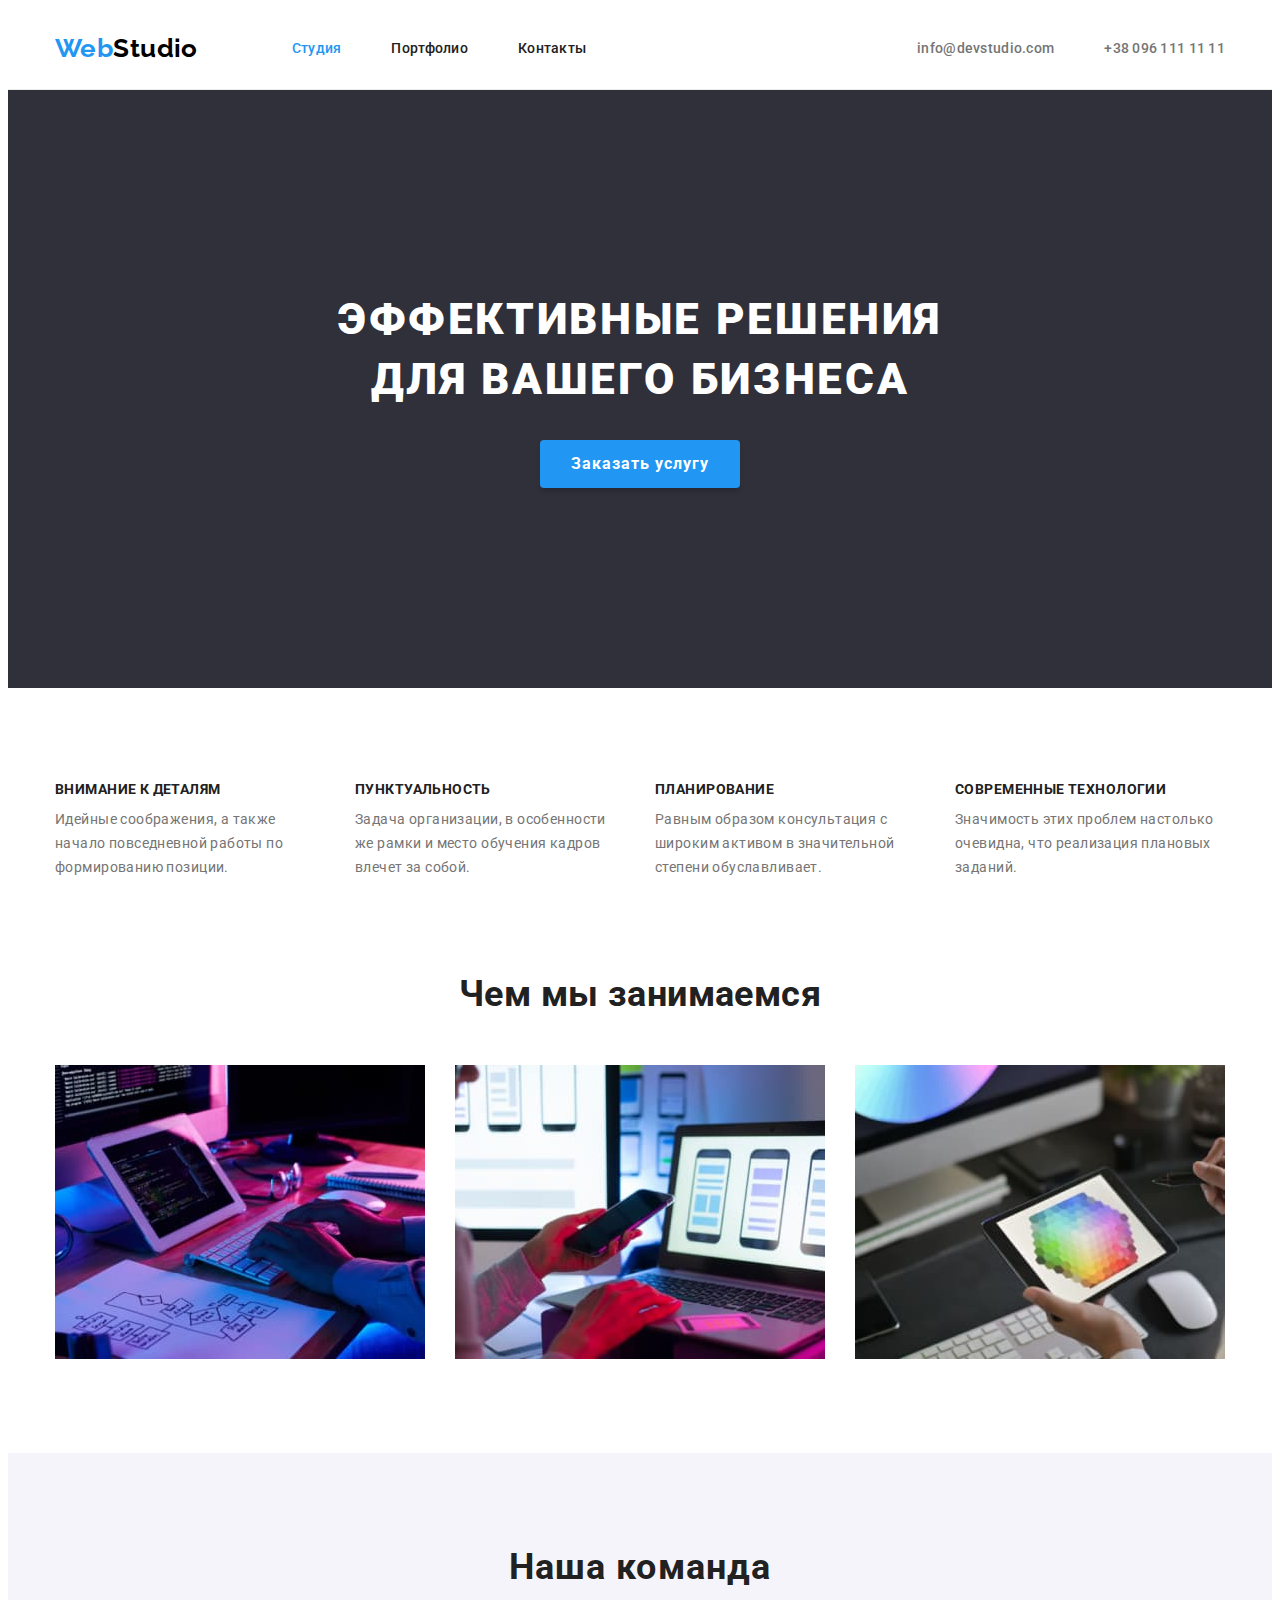
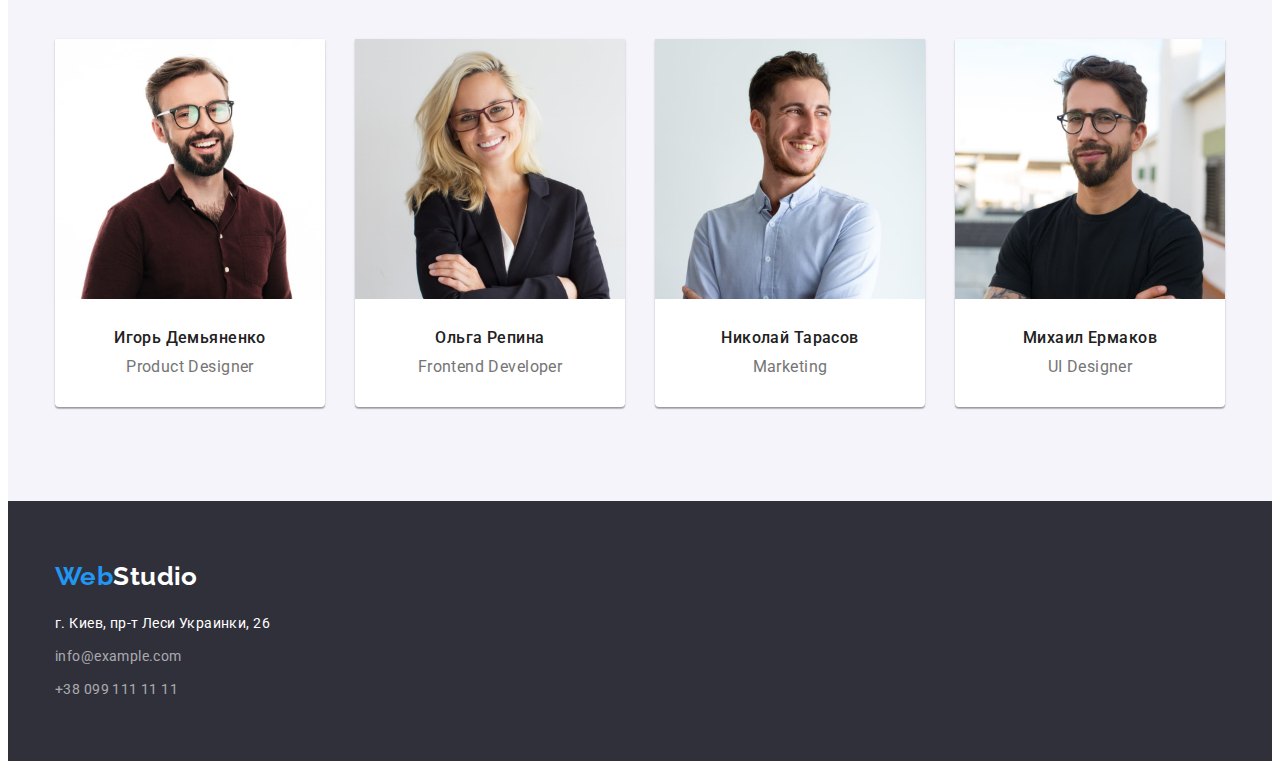
<file: index.html>
<!DOCTYPE html>
<html lang="ru">
  <head>
    <meta charset="UTF-8" />
    <meta http-equiv="X-UA-Compatible" content="IE=edge" />
    <meta name="viewport" content="width=device-width, initial-scale=1.0" />
    <title>WebStudio</title>
    <link rel="preconnect" href="https://fonts.googleapis.com" />
    <link rel="preconnect" href="https://fonts.gstatic.com" crossorigin />
    <link
      href="https://fonts.googleapis.com/css2?family=Raleway:wght@700&family=Roboto:wght@400;500;700;900&display=swap"
      rel="stylesheet"
    />
    <link
      rel="stylesheet"
      href="https://cdnjs.cloudflare.com/ajax/libs/modern-normalize/1.1.0/modern-normalize.min.css"
      integrity="sha512-wpPYUAdjBVSE4KJnH1VR1HeZfpl1ub8YT/NKx4PuQ5NmX2tKuGu6U/JRp5y+Y8XG2tV+wKQpNHVUX03MfMFn9Q=="
      crossorigin="anonymous"
      referrerpolicy="no-referrer"
    />
    <link rel="stylesheet" href="./css/styles.css" />
  </head>
  <body>
    <!--Шапка-->
    <header class="header">
      <div class="container">
        <nav class="header-nav">
          <a href="./index.html" class="header-logo logo link"
            ><span class="web">Web</span>Studio</a
          >

          <ul class="header-nav-list list">
            <li class="header-nav-item">
              <a class="header-nav-link link current" href="./index.html">Студия</a>
            </li>
            <li class="header-nav-item">
              <a class="header-nav-link link" href="./portfolio.html">Портфолио</a>
            </li>
            <li class="header-nav-item"><a class="header-nav-link link" href="">Контакты</a></li>
          </ul>
        </nav>

        <ul class="header-contacts-list list">
          <li class="header-contacts-item">
            <a class="header-contacts-link link" href="mailto:info@devstudio.com"
              >info@devstudio.com</a
            >
          </li>
          <li class="header-contacts-item">
            <a class="header-contacts-link link" href="tel:+380961111111">+38 096 111 11 11</a>
          </li>
        </ul>
      </div>
    </header>

    <main>
      <!--Герой-->
      <section class="hero section">
        <div class="container">
          <h1 class="hero-title">Эффективные решения для вашего бизнеса</h1>
          <button type="button" class="hero-button">Заказать услугу</button>
        </div>
      </section>

      <!--О нас-->
      <section class="about section">
        <div class="container">
          <h2 class="about-top-title">О нас</h2>
          <ul class="about-list list">
            <li class="about-item">
              <h3 class="about-title">Внимание к деталям</h3>
              <p class="about-text">
                Идейные соображения, а также начало повседневной работы по формированию позиции.
              </p>
            </li>
            <li class="about-item">
              <h3 class="about-title">Пунктуальность</h3>
              <p class="about-text">
                Задача организации, в особенности же рамки и место обучения кадров влечет за собой.
              </p>
            </li>
            <li class="about-item">
              <h3 class="about-title">Планирование</h3>
              <p class="about-text">
                Равным образом консультация с широким активом в значительной степени обуславливает.
              </p>
            </li>
            <li class="about-item">
              <h3 class="about-title">Современные технологии</h3>
              <p class="about-text">
                Значимость этих проблем настолько очевидна, что реализация плановых заданий.
              </p>
            </li>
          </ul>
        </div>
      </section>

      <!--Чем занимаемся-->
      <section class="work section">
        <div class="container">
          <h2 class="work-top-title">Чем мы занимаемся</h2>

          <ul class="work-list list">
            <li class="work-item">
              <img
                class="work-img"
                src="./images/studio/img1.jpg"
                alt="Написание кода"
                width="370"
              />
            </li>
            <li class="work-item">
              <img
                class="work-img"
                src="./images/studio/img2.jpg"
                alt="Дизайн мобильного приложения"
                width="370"
              />
            </li>
            <li class="work-item">
              <img
                class="work-img"
                src="./images/studio/img3.jpg"
                alt="Палитра цветов"
                width="370"
              />
            </li>
          </ul>
        </div>
      </section>

      <!--Наша команда-->
      <section class="team section">
        <div class="container">
          <h2 class="team-top-title">Наша команда</h2>
          <ul class="team-list list">
            <li class="team-item">
              <img class="team-img" src="./images/studio/img-igor.jpg" alt="Фото" width="270" />
              <div class="team-box">
                <h3 class="team-title">Игорь Демьяненко</h3>
                <p class="team-text">Product Designer</p>
              </div>
            </li>
            <li class="team-item">
              <img class="team-img" src="./images/studio/img-olga.jpg" alt="Фото" width="270" />
              <div class="team-box">
                <h3 class="team-title">Ольга Репина</h3>
                <p class="team-text">Frontend Developer</p>
              </div>
            </li>
            <li class="team-item">
              <img class="team-img" src="./images/studio/img-nikolai.jpg" alt="Фото" width="270" />
              <div class="team-box">
                <h3 class="team-title">Николай Тарасов</h3>
                <p class="team-text">Marketing</p>
              </div>
            </li>
            <li class="team-item">
              <img class="team-img" src="./images/studio/img-mikhail.jpg" alt="Фото" width="270" />
              <div class="team-box">
                <h3 class="team-title">Михаил Ермаков</h3>
                <p class="team-text">UI Designer</p>
              </div>
            </li>
          </ul>
        </div>
      </section>
    </main>

    <!--Подвал-->
    <footer class="footer">
      <div class="container">
        <a href="./index.html" class="footer-logo logo link"><span class="web">Web</span>Studio</a>

        <address class="footer-address">
          <ul class="footer-list list">
            <li class="footer-item">
              <a
                class="footer-link link"
                href="https://bit.ly/3pXMvUd"
                target="_blank"
                rel="noreferrer noopener"
                >г. Киев, пр-т Леси Украинки, 26</a
              >
            </li>
            <li class="footer-item">
              <a class="footer-link contacts link" href="mailto:info@example.com"
                >info@example.com</a
              >
            </li>
            <li class="footer-item footer-contacts">
              <a class="footer-link contacts link" href="tel:380991111111">+38 099 111 11 11</a>
            </li>
          </ul>
        </address>
      </div>
    </footer>
  </body>
</html>
</file>
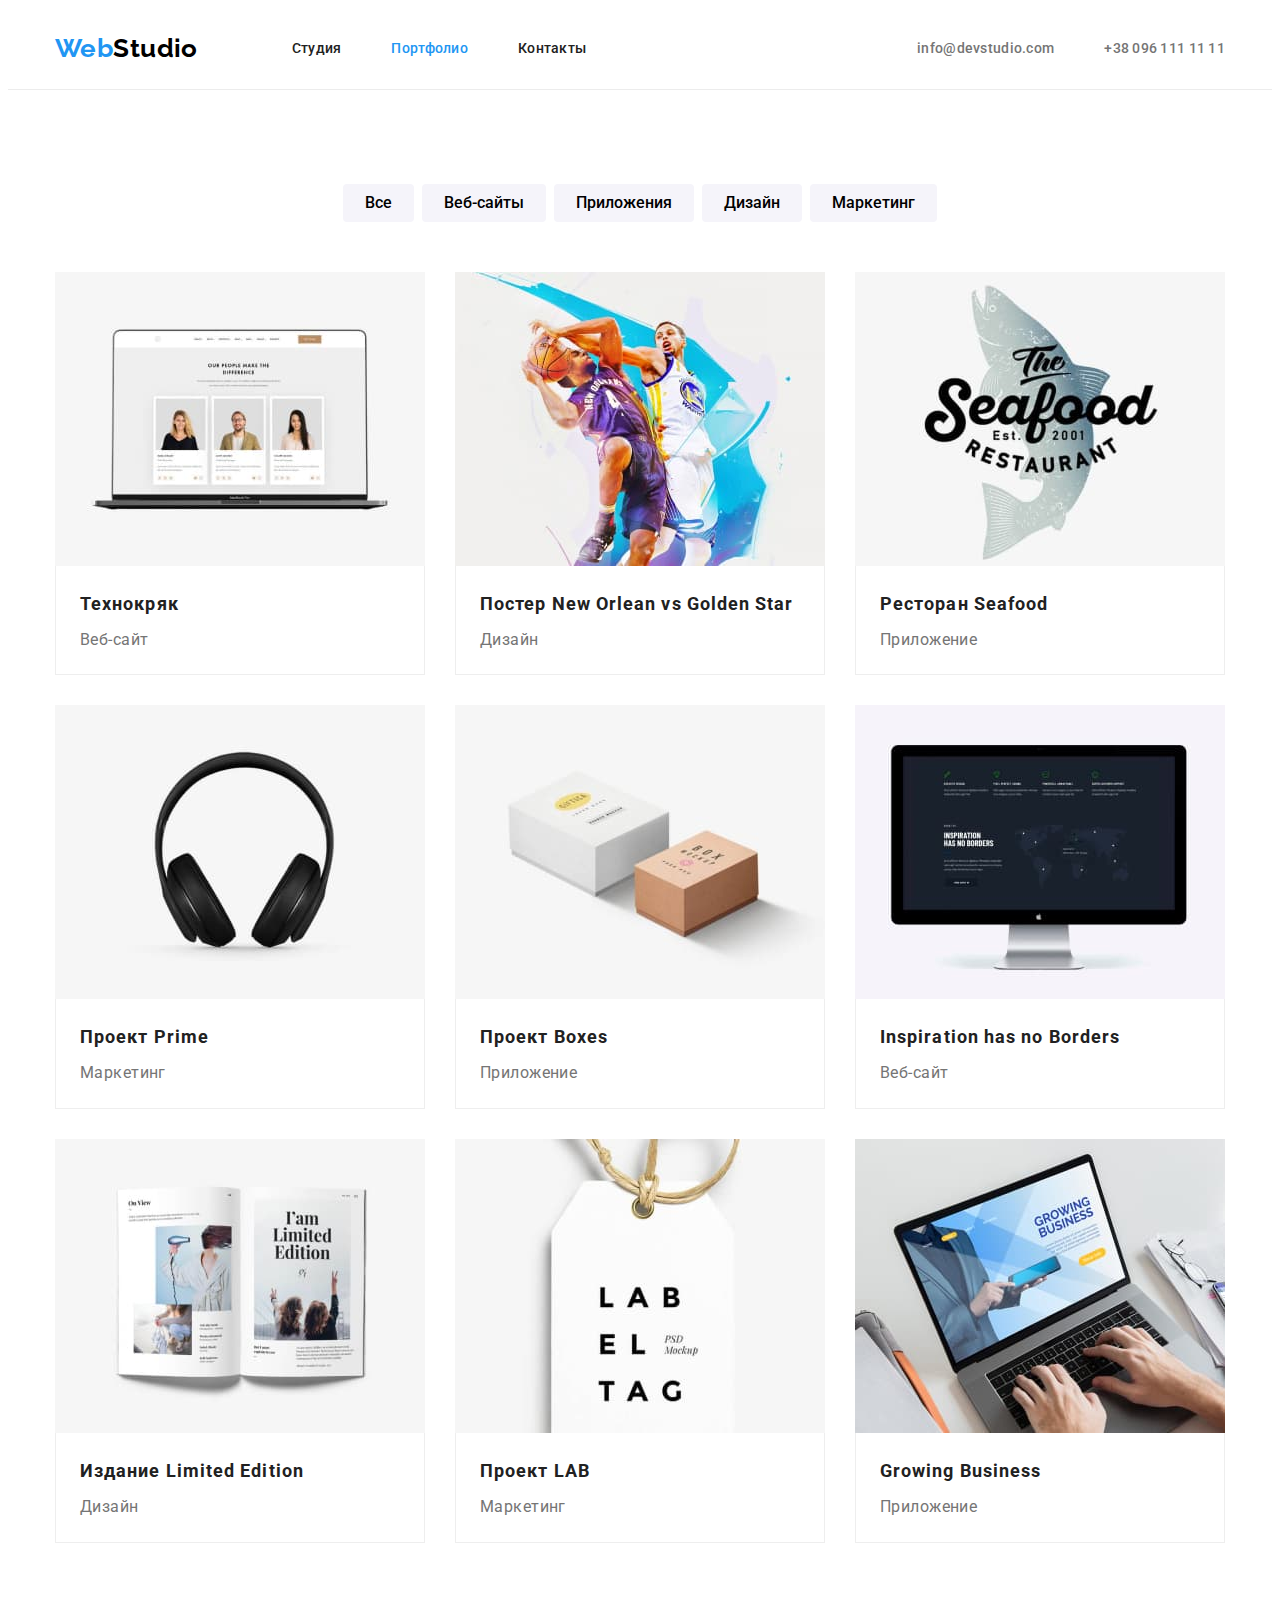
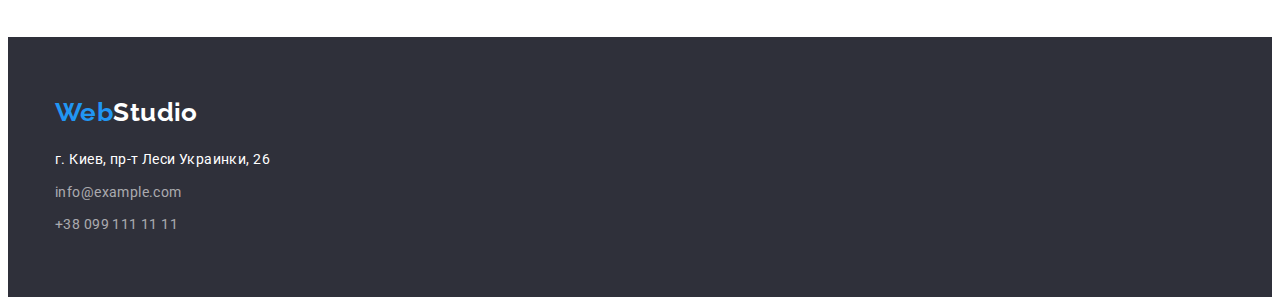
<file: portfolio.html>
<!DOCTYPE html>
<html lang="ru">
  <head>
    <meta charset="UTF-8" />
    <meta http-equiv="X-UA-Compatible" content="IE=edge" />
    <meta name="viewport" content="width=device-width, initial-scale=1.0" />
    <title>Document</title>
    <link rel="preconnect" href="https://fonts.googleapis.com" />
    <link rel="preconnect" href="https://fonts.gstatic.com" crossorigin />
    <link
      href="https://fonts.googleapis.com/css2?family=Raleway:wght@700&family=Roboto:wght@400;500;700;900&display=swap"
      rel="stylesheet"
    />
    <link
      rel="stylesheet"
      href="https://cdnjs.cloudflare.com/ajax/libs/modern-normalize/1.1.0/modern-normalize.min.css"
      integrity="sha512-wpPYUAdjBVSE4KJnH1VR1HeZfpl1ub8YT/NKx4PuQ5NmX2tKuGu6U/JRp5y+Y8XG2tV+wKQpNHVUX03MfMFn9Q=="
      crossorigin="anonymous"
      referrerpolicy="no-referrer"
    />
    <link rel="stylesheet" href="./css/styles.css" />
  </head>

  <body>
    <header class="header">
      <div class="container">
        <nav class="header-nav">
          <a href="./index.html" class="header-logo logo link"
            ><span class="web">Web</span>Studio</a
          >

          <ul class="header-nav-list list">
            <li class="header-nav-item">
              <a class="header-nav-link link" href="./index.html">Студия</a>
            </li>
            <li class="header-nav-item">
              <a class="header-nav-link link current" href="./portfolio.html">Портфолио</a>
            </li>
            <li class="header-nav-item"><a class="header-nav-link link" href="">Контакты</a></li>
          </ul>
        </nav>

        <ul class="header-contacts-list list">
          <li class="header-contacts-item">
            <a class="header-contacts-link link" href="mailto:info@devstudio.com">
              info@devstudio.com
            </a>
          </li>
          <li class="header-contacts-item">
            <a class="header-contacts-link link" href="tel:+380961111111">+38 096 111 11 11</a>
          </li>
        </ul>
      </div>
    </header>

    <main>
      <section class="portfolio section">
        <div class="container">
          <h1 class="portfolio-top-title">Портфолио</h1>

          <ul class="portfolio-sorting-list list">
            <li class="portfolio-sorting-item">
              <button class="portfolio-button" type="button">Все</button>
            </li>
            <li class="portfolio-sorting-item">
              <button class="portfolio-button" type="button">Веб-сайты</button>
            </li>
            <li class="portfolio-sorting-item">
              <button class="portfolio-button" type="button">Приложения</button>
            </li>
            <li class="portfolio-sorting-item">
              <button class="portfolio-button" type="button">Дизайн</button>
            </li>
            <li class="portfolio-sorting-item">
              <button class="portfolio-button" type="button">Маркетинг</button>
            </li>
          </ul>

          <ul class="portfolio-img-list list">
            <li class="portfolio-img-item">
              <a class="portfolio-link link" href="">
                <img
                  src="./images/portfolio/img-1.jpg"
                  alt="Монитор ноутбука"
                  width="370"
                  height="294"
                />
                <div class="portfolio-text-box">
                  <h2 class="portfolio-title">Технокряк</h2>
                  <p class="portfolio-text">Веб-сайт</p>
                </div>
              </a>
            </li>
            <li class="portfolio-img-item">
              <a class="portfolio-link link" href="">
                <img
                  src="./images/portfolio/img-2.jpg"
                  alt="Постер с баскетболистами"
                  width="370"
                  height="294"
                />
                <div class="portfolio-text-box">
                  <h2 class="portfolio-title">Постер New Orlean vs Golden Star</h2>
                  <p class="portfolio-text">Дизайн</p>
                </div>
              </a>
            </li>
            <li class="portfolio-img-item">
              <a class="portfolio-link link" href="">
                <img
                  src="./images/portfolio/img-3.jpg"
                  alt="Логотип ресторана"
                  width="370"
                  height="294"
                />
                <div class="portfolio-text-box">
                  <h2 class="portfolio-title">Ресторан Seafood</h2>
                  <p class="portfolio-text">Приложение</p>
                </div>
              </a>
            </li>
            <li class="portfolio-img-item">
              <a class="portfolio-link link" href="">
                <img src="./images/portfolio/img-4.jpg" alt="Наушники" width="370" height="294" />
                <div class="portfolio-text-box">
                  <h2 class="portfolio-title">Проект Prime</h2>
                  <p class="portfolio-text">Маркетинг</p>
                </div>
              </a>
            </li>
            <li class="portfolio-img-item">
              <a class="portfolio-link link" href="">
                <img src="./images/portfolio/img-5.jpg" alt="Коробки" width="370" height="294" />
                <div class="portfolio-text-box">
                  <h2 class="portfolio-title">Проект Boxes</h2>
                  <p class="portfolio-text">Приложение</p>
                </div>
              </a>
            </li>
            <li class="portfolio-img-item">
              <a class="portfolio-link link" href="">
                <img
                  src="./images/portfolio/img-6.jpg"
                  alt="Монитор компьютера"
                  width="370"
                  height="294"
                />
                <div class="portfolio-text-box">
                  <h2 class="portfolio-title">Inspiration has no Borders</h2>
                  <p class="portfolio-text">Веб-сайт</p>
                </div>
              </a>
            </li>
            <li class="portfolio-img-item">
              <a class="portfolio-link link" href="">
                <img src="./images/portfolio/img-7.jpg" alt="Журнал" width="370" height="294" />
                <div class="portfolio-text-box">
                  <h2 class="portfolio-title">Издание Limited Edition</h2>
                  <p class="portfolio-text">Дизайн</p>
                </div>
              </a>
            </li>
            <li class="portfolio-img-item">
              <a class="portfolio-link link" href="">
                <img src="./images/portfolio/img-8.jpg" alt="Бирка" width="370" height="294" />
                <div class="portfolio-text-box">
                  <h2 class="portfolio-title">Проект LAB</h2>
                  <p class="portfolio-text">Маркетинг</p>
                </div>
              </a>
            </li>
            <li class="portfolio-img-item">
              <a class="portfolio-link link" href="">
                <img
                  src="./images/portfolio/img-9.jpg"
                  alt="Человек печатает на ноутбуке"
                  width="370"
                  height="294"
                />
                <div class="portfolio-text-box">
                  <h2 class="portfolio-title">Growing Business</h2>
                  <p class="portfolio-text">Приложение</p>
                </div>
              </a>
            </li>
          </ul>
        </div>
      </section>
    </main>

    <footer class="footer">
      <div class="container">
        <a href="./index.html" class="footer-logo logo link"><span class="web">Web</span>Studio</a>

        <address class="footer-address">
          <ul class="footer-list list">
            <li class="footer-item">
              <a
                class="footer-link link"
                href="https://bit.ly/3pXMvUd"
                target="_blank"
                rel="noreferrer noopener"
              >
                г. Киев, пр-т Леси Украинки, 26
              </a>
            </li>
            <li class="footer-item">
              <a class="footer-link contacts link" href="mailto:info@example.com"
                >info@example.com</a
              >
            </li>
            <li class="footer-item footer-contacts">
              <a class="footer-link contacts link" href="tel:380991111111">+38 099 111 11 11</a>
            </li>
          </ul>
        </address>
      </div>
    </footer>
  </body>
</html>
</file>
<file: css/styles.css>
html {
  box-sizing: border-box;
}

*,
*::before,
*::after {
  box-sizing: inherit;
}

p,
h1,
h2,
h3,
h4,
h5,
h6 {
  margin: 0;
}
ul,
ol {
  margin: 0;
  padding-left: 0;
}

button {
  cursor: pointer;
}

img {
  display: block;
}

body {
  font-family: 'Roboto', sans-serif;
  color: var(--title-color);
  background-color: var(--main-background);
  font-size: 14px;
  letter-spacing: 0.03em;
}

.link {
  text-decoration: none;
}
.list {
  list-style: none;
}

.container {
  width: 1200px;
  margin: 0 auto;
  padding-left: 15px;
  padding-right: 15px;
}

.section {
  padding-top: 94px;
  padding-bottom: 94px;
}

/*--------------COLORS-------------*/
:root {
  --accent-color: #2196f3;
  --accent-hover-color: #188ce8;
  --light-backgound: #f5f4fa;
  --main-background: #ffffff;
  --light-text-color: #ffffff;
  --dark-background: #2f303a;
  --title-color: #212121;
  --text-color: #757575;
  --logo-color: #000000;
  --border-color: #ececec;
  --border-second-color: #eeeeee;
}

/*--------------HEADER-------------*/
.header {
  padding-top: 25px;
  padding-bottom: 25px;
  border-bottom: 1px solid var(--border-color);
}

.header .container {
  display: flex;
  align-items: center;
}

.header-logo {
  margin-right: 94px;
  font-family: 'Raleway';
  font-weight: 700;
  font-size: 26px;
  line-height: 1.19;
  color: var(--logo-color);
}
.web {
  font-family: 'Raleway';
  color: var(--accent-color);
}

.header-nav {
  display: flex;
  align-items: center;
}

.header-nav-list {
  display: flex;
  align-items: center;
}
.header-nav-item:not(:last-child) {
  margin-right: 50px;
}

.header-contacts-list {
  display: flex;
  align-items: center;
  margin-left: auto;
}

.header-nav-link {
  font-weight: 500;
  line-height: 1.14;
  letter-spacing: 0.02em;
  color: var(--title-color);
}

.header-contacts-item:not(:last-child) {
  margin-right: 50px;
}

.header-contacts-link {
  font-weight: 500;
  line-height: 1.14;
  letter-spacing: 0.02em;
  color: var(--text-color);
}

.header-nav-link:hover,
.header-nav-link:focus,
.header-contacts-link:hover,
.header-contacts-link:focus {
  color: var(--accent-color);
}

/*--------------HERO-------------*/

.hero {
  text-align: center;
  padding-top: 200px;
  padding-bottom: 200px;
  justify-content: center;
  background-color: var(--dark-background);
}

.hero-title {
  font-weight: 900;
  font-size: 44px;
  line-height: 1.36;
  letter-spacing: 0.06em;
  text-transform: uppercase;
  width: 696px;
  margin-left: auto;
  margin-right: auto;
  margin-bottom: 30px;
  color: var(--light-text-color);
}

.hero-button {
  font-family: inherit;
  font-weight: 700;
  font-size: 16px;
  line-height: 1.8;
  box-shadow: 0px 4px 4px rgba(0, 0, 0, 0.15);
  border-radius: 4px;
  align-items: center;
  text-align: center;
  border: none;
  letter-spacing: 0.06em;
  width: 200px;
  padding-left: 30px;
  padding-right: 30px;
  padding-top: 10px;
  padding-bottom: 10px;
  background: var(--accent-color);
  color: var(--light-text-color);
}

.hero-button:hover,
.hero-button:focus {
  background: var(--accent-hover-color);
}

/*--------------ABOUT-------------*/

.about-list {
  display: flex;
  justify-content: space-between;
}
.about-top-title,
.portfolio-top-title {
  position: absolute;
  width: 1px;
  height: 1px;
  margin: -1px;
  border: 0;
  padding: 0;
  white-space: nowrap;
  clip-path: inset(100%);
  clip: rect(0 0 0 0);
  overflow: hidden;
}

.about-item {
  width: 270px;
}

.about-title {
  font-size: 14px;
  font-weight: 700;
  line-height: 1.14;
  text-transform: uppercase;
  margin-bottom: 10px;
}

.about-text {
  line-height: 1.7;
  color: var(--text-color);
}

/*--------------WORK-------------*/

.work {
  padding-top: 0;
}

.work-top-title {
  margin-bottom: 50px;
  font-weight: 700;
  font-size: 36px;
  line-height: 1.16;
  text-align: center;
}
.work-list {
  display: flex;
}

.work-item:not(:last-child) {
  margin-right: 30px;
}
/*--------------TEAM-------------*/

.team {
  background-color: var(--light-backgound);
}

.team-top-title {
  margin-bottom: 50px;
  font-weight: 700;
  font-size: 36px;
  line-height: 1.16;
  text-align: center;
  letter-spacing: 0.03em;
}

.team-list {
  display: flex;
}

.team-item:not(:last-child) {
  margin-right: 30px;
}

.team-box {
  text-align: center;
  padding-top: 30px;
  padding-bottom: 30px;
}
.team-title {
  font-weight: 500;
  font-size: 16px;
  line-height: 1.18;
  margin-bottom: 10px;
}
.team-text {
  font-size: 16px;
  line-height: 1.18;
  color: var(--text-color);
}

.team-item {
  background: var(--light-text-color);
  box-shadow: 0px 1px 3px rgba(0, 0, 0, 0.12), 0px 1px 1px rgba(0, 0, 0, 0.14),
    0px 2px 1px rgba(0, 0, 0, 0.2);
  border-radius: 0px 0px 4px 4px;
}

/*--------------FOOTER-------------*/

.footer {
  padding-top: 60px;
  padding-bottom: 60px;
  background-color: var(--dark-background);
}

.footer-logo {
  font-family: 'Raleway';
  font-weight: 700;
  font-size: 26px;
  line-height: 1.19;
  margin-bottom: 20px;
  color: var(--light-text-color);
}

.footer-address {
  margin-top: 20px;
}

.footer-item:not(:last-child) {
  margin-bottom: 9px;
}

.footer-link {
  font-style: normal;
  font-size: 14px;
  line-height: 1.7;
  color: var(--light-text-color);
}

.contacts {
  color: rgba(255, 255, 255, 0.6);
}

.footer-link:hover,
.footer-link:focus {
  color: var(--accent-color);
}

/*--------------PORTFOLIO-------------*/

.portfolio-sorting-list {
  display: flex;
  justify-content: center;
  margin-bottom: 50px;
}

.portfolio-sorting-item:not(:last-child) {
  margin-right: 8px;
}

.portfolio-button {
  font-family: inherit;
  background: var(--light-backgound);
  border-radius: 4px;
  font-weight: 500;
  font-size: 16px;
  line-height: 1.6;
  text-align: center;
  border: none;
  padding-top: 6px;
  padding-bottom: 6px;
  padding-right: 22px;
  padding-left: 22px;
}

.portfolio-button:active,
.portfolio-button:hover,
.portfolio-button:focus {
  background-color: var(--accent-color);
  box-shadow: 0px 3px 1px rgba(0, 0, 0, 0.1), 0px 1px 2px rgba(0, 0, 0, 0.08),
    0px 2px 2px rgba(0, 0, 0, 0.12);
  border-radius: 4px;
  color: var(--light-text-color);
}

.portfolio-img-list {
  display: flex;
  flex-wrap: wrap;
  margin-left: -30px;
  margin-bottom: -30px;
}

.portfolio-img-item {
  flex-basis: calc(100% / 3 - 30px);
  margin-left: 30px;
  margin-bottom: 30px;
  width: 370px;
}
.portfolio-text-box {
  padding-left: 24px;
  padding-top: 20px;
  padding-bottom: 20px;
  border-left: 1px solid var(--border-second-color);
  border-right: 1px solid var(--border-second-color);
  border-bottom: 1px solid var(--border-second-color);
}
.portfolio-title {
  font-weight: 700;
  font-size: 18px;
  line-height: 2;
  letter-spacing: 0.06em;
  margin-bottom: 4px;
  color: var(--title-color);
}

.portfolio-text {
  font-size: 16px;
  line-height: 1.8;
  color: var(--text-color);
}

/*------------------------------------*/

.current {
  color: var(--accent-color);
}
</file>
